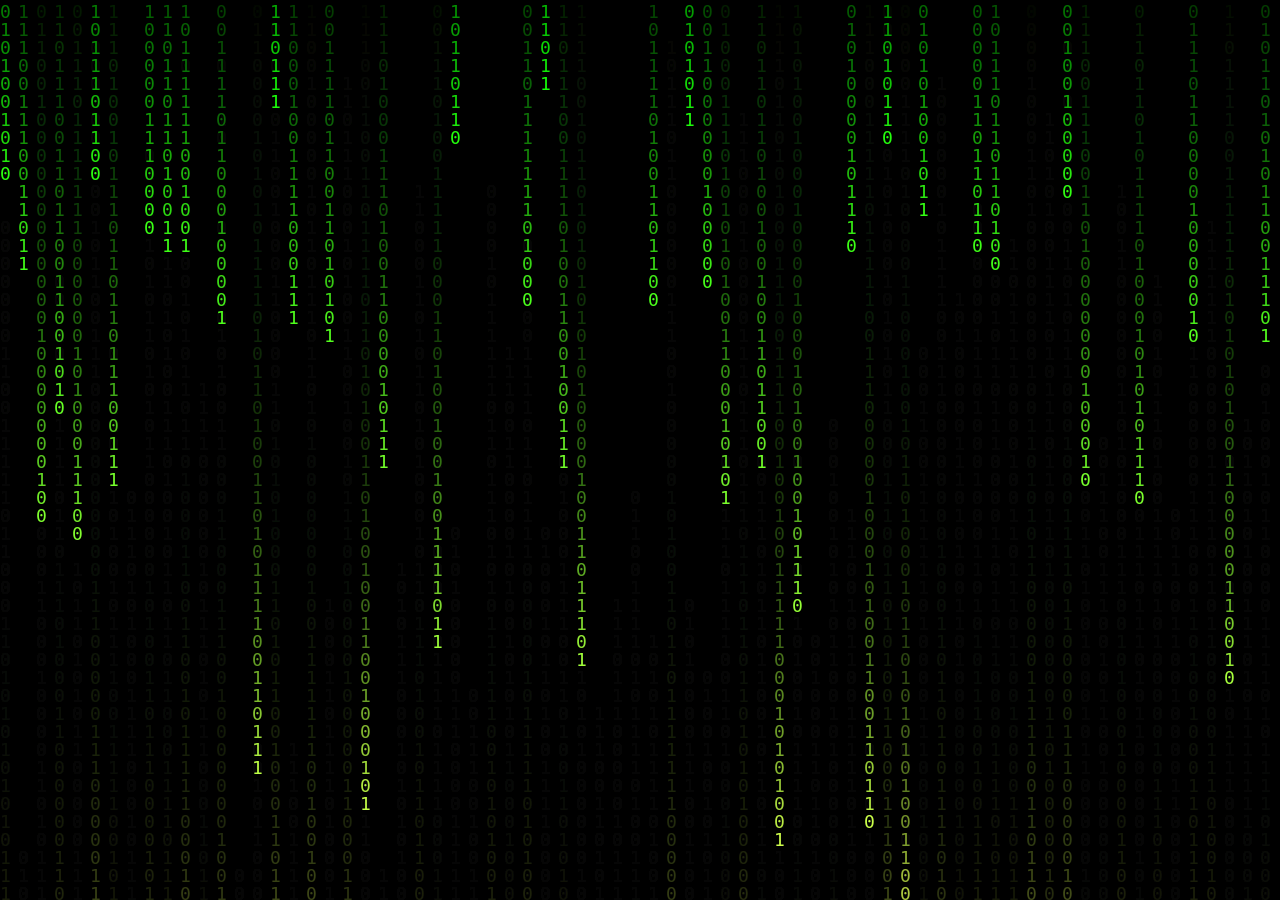
<file: index.html>
<!doctype html>
<html>
<head>
  <meta charset="utf-8" />
  <meta name="viewport" content="width=device-width,initial-scale=1" />
  <title>Matrix Rain</title>
  <style>
    html,body{margin:0;height:100%;background:#000;overflow:hidden;}
    canvas{display:block;}
  </style>
</head>
<body>
<canvas id="c"></canvas>
<script>
const canvas = document.getElementById('c');
const ctx = canvas.getContext('2d');

function resize(){
  canvas.width = window.innerWidth * devicePixelRatio;
  canvas.height = window.innerHeight * devicePixelRatio;
  canvas.style.width = window.innerWidth + "px";
  canvas.style.height = window.innerHeight + "px";
  ctx.setTransform(devicePixelRatio,0,0,devicePixelRatio,0,0);
  initDrops();
}
window.addEventListener('resize', resize);

const chars = "01";
let fontSize = 18;
let columns = 0;
let drops = [];

function initDrops(){
  columns = Math.floor(window.innerWidth / fontSize);
  drops = Array.from({length: columns}, () => Math.floor(Math.random() * 50));
}

function draw(){
  // 半透明黑底：殘影/拖尾
  ctx.fillStyle = "rgba(0,0,0,0.08)";
  ctx.fillRect(0, 0, window.innerWidth, window.innerHeight);

  ctx.font = `${fontSize}px monospace`;

  for (let i = 0; i < drops.length; i++){
    const x = i * fontSize;
    const y = drops[i] * fontSize;

    // 綠->黃亮度漸變（越接近頭部越偏黃）
    const t = Math.min(1, y / window.innerHeight);
    const g = 255;
    const r = Math.floor(0 + 220 * t);
    const b = Math.floor(0 + 80 * t);
    ctx.fillStyle = `rgb(${r},${g},${b})`;

    const ch = chars[(Math.random() * chars.length) | 0];
    ctx.fillText(ch, x, y);

    // 落到底部後以隨機機率重置回頂端
    if (y > window.innerHeight && Math.random() > 0.975) drops[i] = 0;
    drops[i]++;
  }

  requestAnimationFrame(draw);
}

resize();
draw();
const targetUrl = "https://njiot.blogspot.tw"; // 改成你的網址

setTimeout(() => {
  window.location.replace(targetUrl);
}, 6_000);

</script>
</body>
</html>
</file>
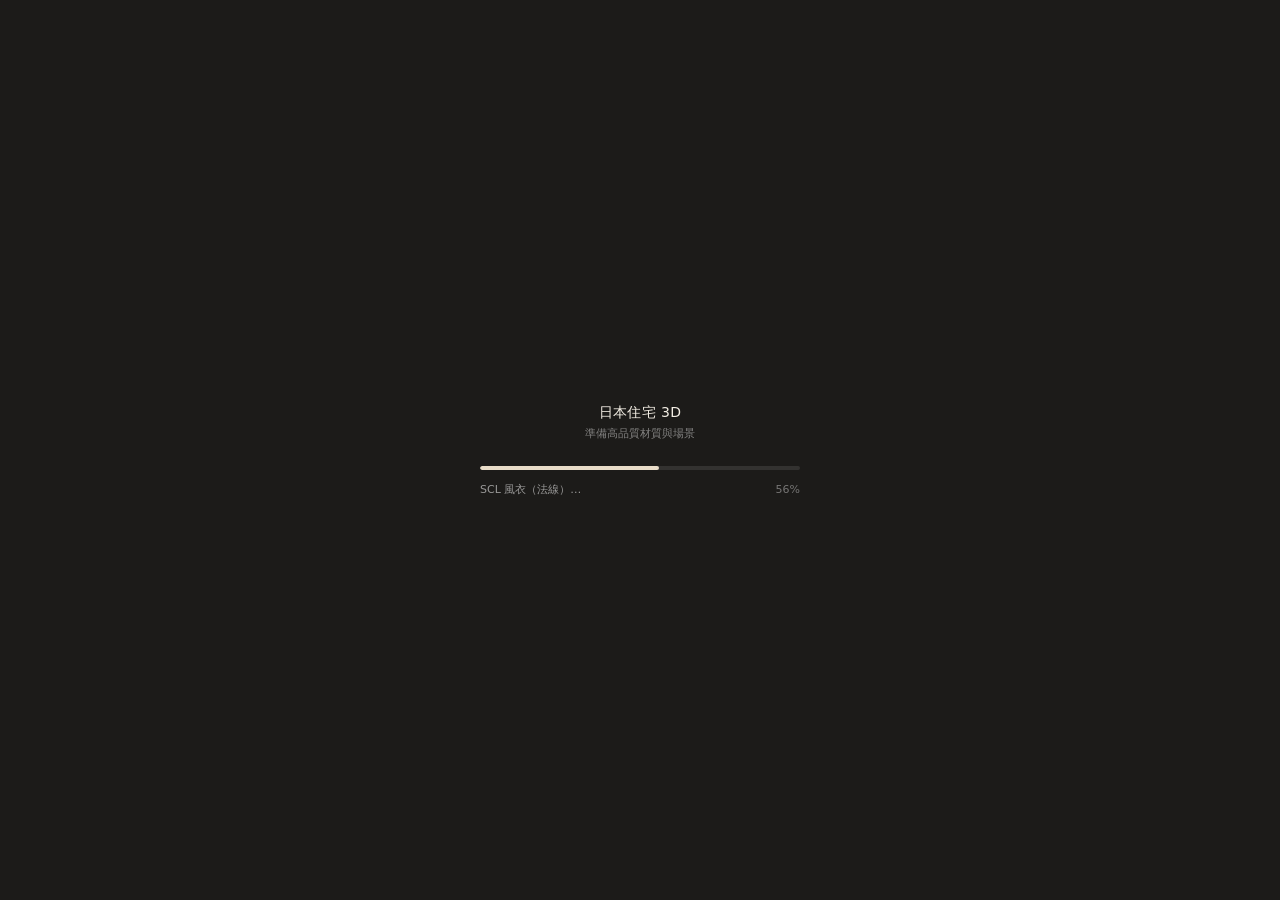
<file: japanese-house-3d/index.html>
<!doctype html>
<html lang="zh-Hant">
  <head>
    <meta charset="UTF-8" />
    <meta name="viewport" content="width=device-width, initial-scale=1.0" />
    <meta
      name="description"
      content="Interactive 3D interior walkthrough of a Japanese residential house."
    />
    <title>日本住宅 3D 導覽 | Japanese House 3D</title>
    <link rel="icon" type="image/x-icon" href="/japanese-house-3d/favicon.ico" />
    <script type="module" crossorigin src="/japanese-house-3d/assets/index-C2nbQ2sK.js"></script>
    <link rel="stylesheet" crossorigin href="/japanese-house-3d/assets/index-CKg6rUfY.css">
  </head>
  <body class="bg-slate-900 text-white antialiased">
    <div id="root" class="flex h-dvh w-full flex-col overflow-hidden"></div>
  </body>
</html>
</file>
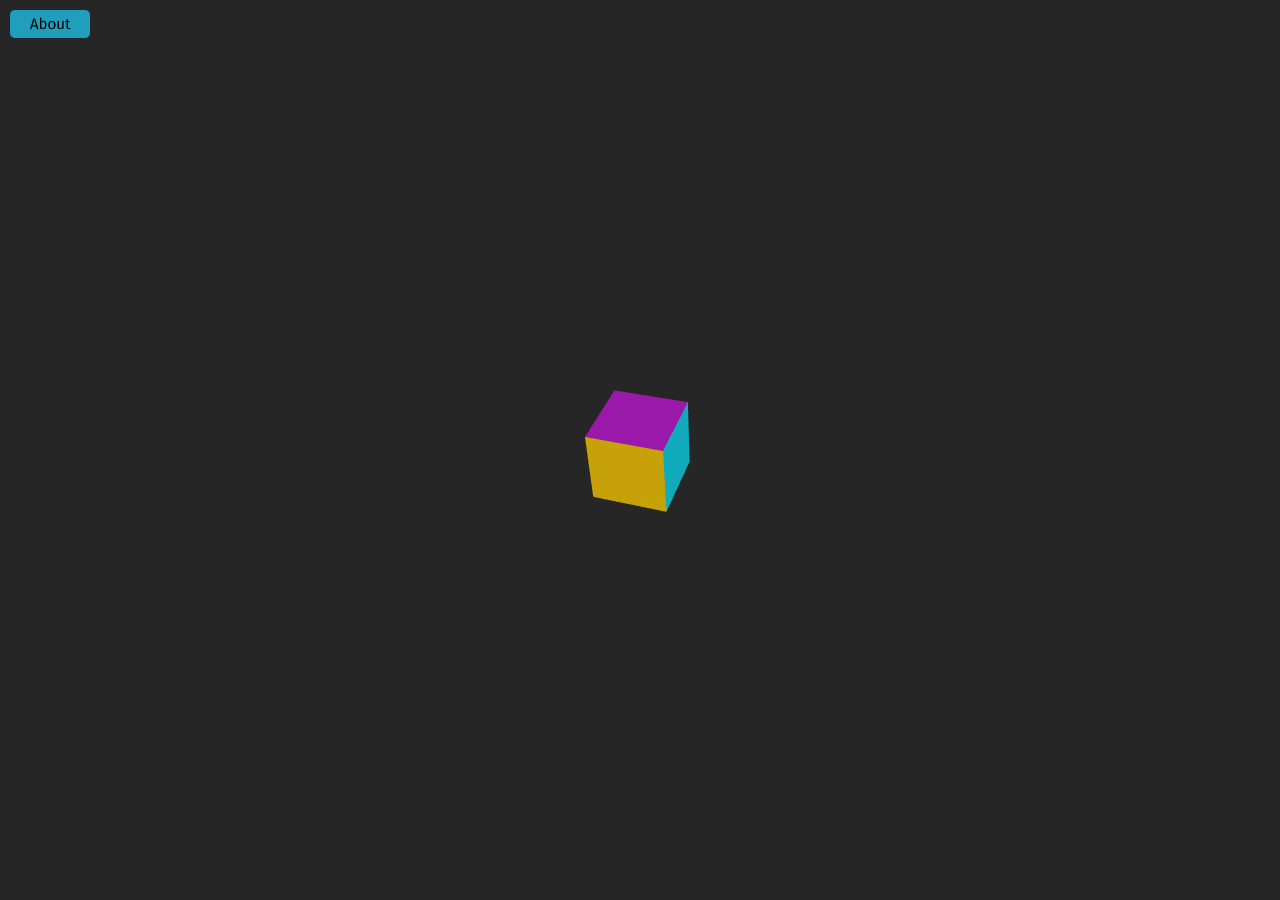
<file: kool_hello_world/index.html>
<!DOCTYPE html>
<html lang="en">
<head>
    <meta charset="UTF-8">
    <meta name="viewport" content="width=device-width, initial-scale=1.0">
    <title>kool_hello_world</title>
    <style>
        html, body { width: 100%; height: 100%; margin: 0; padding: 0; overflow: hidden; background: #000000; }
        canvas { width: 100vw; height: 100vh; display: block; }
    </style>
</head>
<body>
<!-- kool renders into this canvas. tabindex makes it focusable for key events. -->
<canvas id="glCanvas" tabindex="0"></canvas>
<script src="koolApp.js"></script>
</body>
</html>
</file>
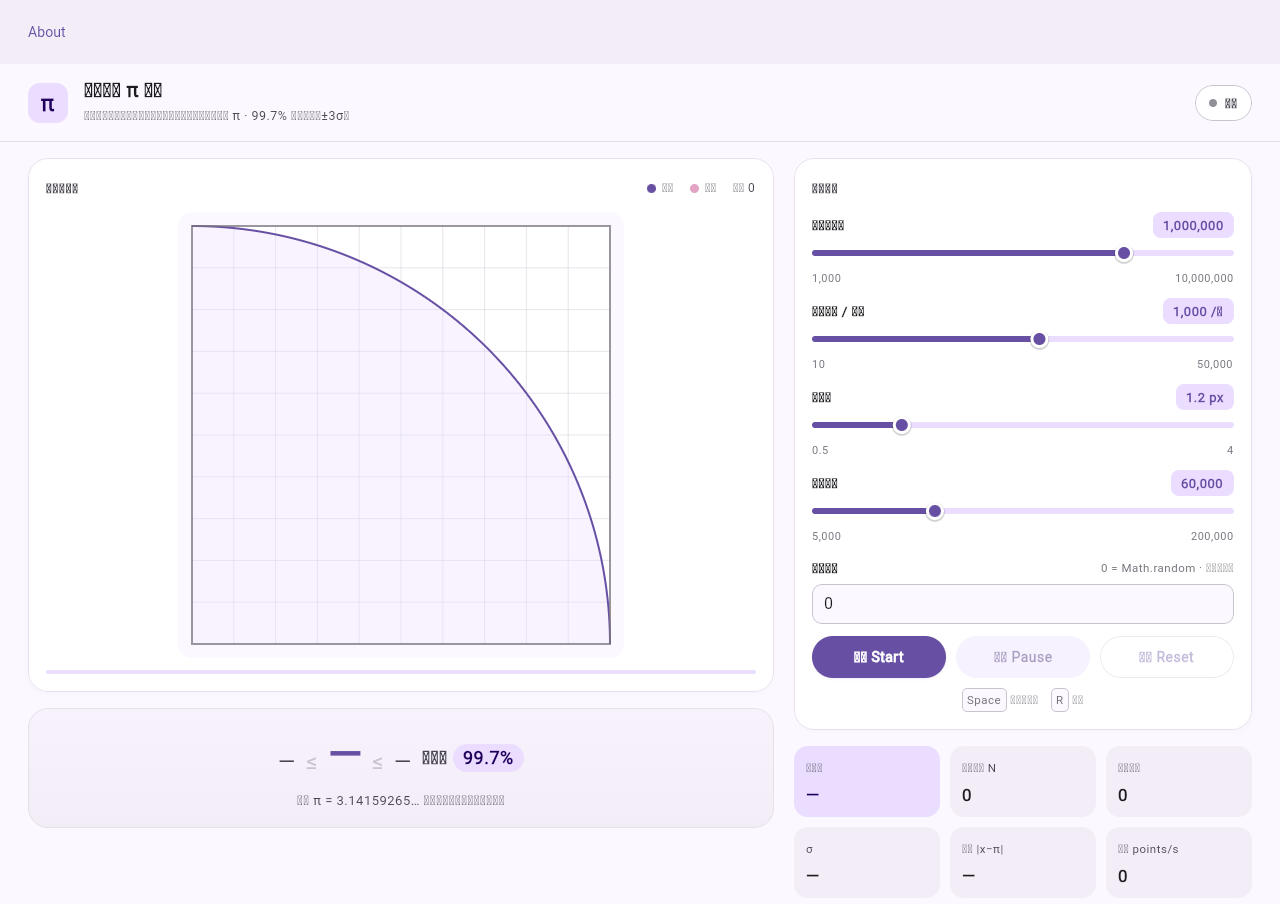
<file: MonteCarlo_Pi/index.html>
<!DOCTYPE html>
<html lang="en">
<head>
    <meta charset="UTF-8">
    <meta name="viewport" content="width=device-width, initial-scale=1.0">
    <title>MonteCarlo_Pi</title>
    <style>
        html, body {
            width: 100%;
            height: 100%;
            margin: 0;
            padding: 0;
            overflow: hidden;
            background: #FBF8FF;
        }
    </style>
</head>
<body>
<script type="application/javascript" src="composeApp.js"></script>
</body>
</html>
</file>
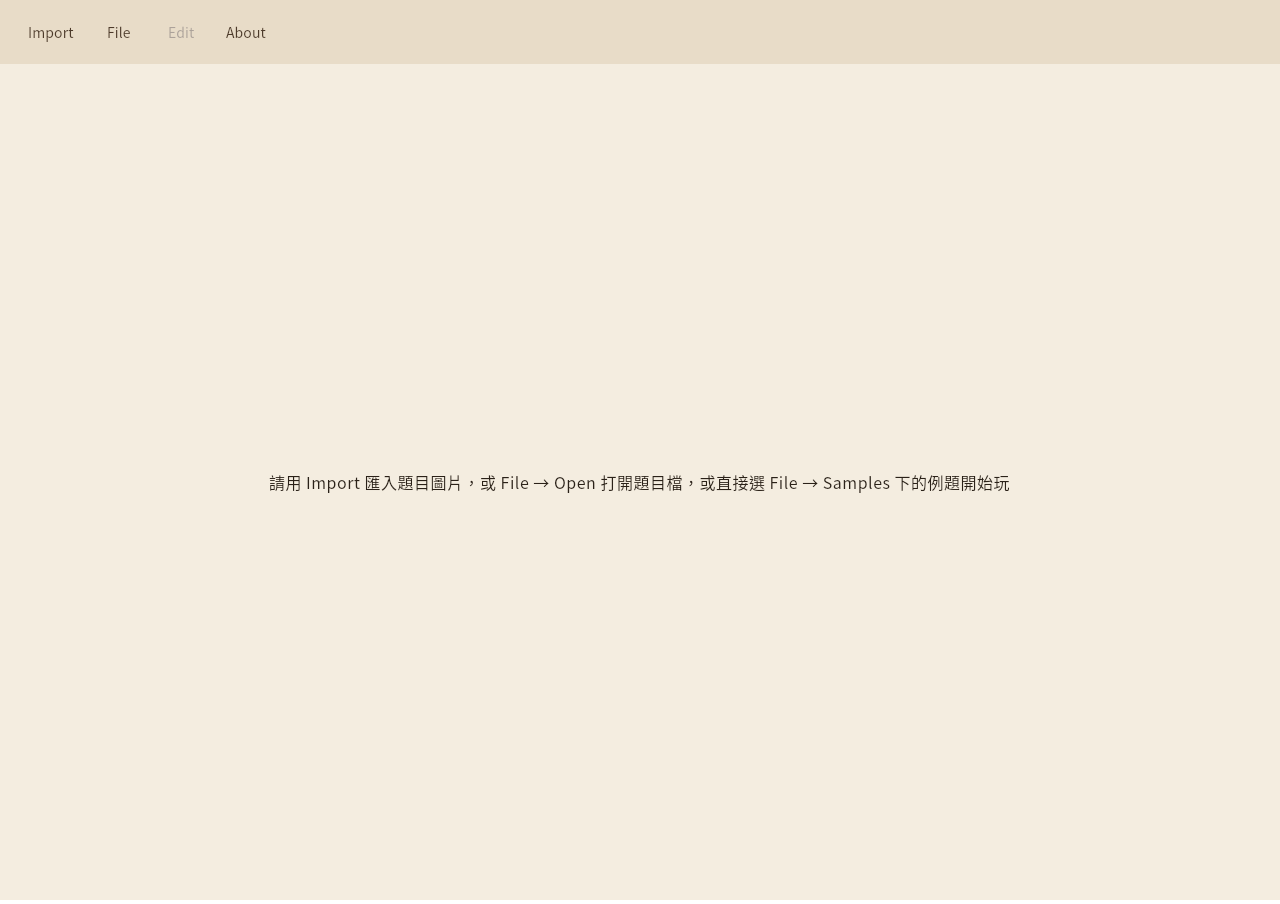
<file: tsumego/index.html>
<!DOCTYPE html>
<html lang="en">
<head>
    <meta charset="UTF-8">
    <meta name="viewport" content="width=device-width, initial-scale=1.0">
    <title>tsumego</title>
    <style>
        html, body {
            width: 100%;
            height: 100%;
            margin: 0;
            padding: 0;
            overflow: hidden;
            background: #ffffff;
        }
    </style>
</head>
<body>
<script type="application/javascript" src="composeApp.js"></script>
</body>
</html>
</file>
<file: japanese-house-3d/assets/index-CKg6rUfY.css>
@layer properties{@supports (((-webkit-hyphens:none)) and (not (margin-trim:inline))) or ((-moz-orient:inline) and (not (color:rgb(from red r g b)))){*,:before,:after,::backdrop{--tw-space-y-reverse:0;--tw-border-style:solid;--tw-leading:initial;--tw-font-weight:initial;--tw-tracking:initial;--tw-ordinal:initial;--tw-slashed-zero:initial;--tw-numeric-figure:initial;--tw-numeric-spacing:initial;--tw-numeric-fraction:initial;--tw-shadow:0 0 #0000;--tw-shadow-color:initial;--tw-shadow-alpha:100%;--tw-inset-shadow:0 0 #0000;--tw-inset-shadow-color:initial;--tw-inset-shadow-alpha:100%;--tw-ring-color:initial;--tw-ring-shadow:0 0 #0000;--tw-inset-ring-color:initial;--tw-inset-ring-shadow:0 0 #0000;--tw-ring-inset:initial;--tw-ring-offset-width:0px;--tw-ring-offset-color:#fff;--tw-ring-offset-shadow:0 0 #0000;--tw-blur:initial;--tw-brightness:initial;--tw-contrast:initial;--tw-grayscale:initial;--tw-hue-rotate:initial;--tw-invert:initial;--tw-opacity:initial;--tw-saturate:initial;--tw-sepia:initial;--tw-drop-shadow:initial;--tw-drop-shadow-color:initial;--tw-drop-shadow-alpha:100%;--tw-drop-shadow-size:initial;--tw-backdrop-blur:initial;--tw-backdrop-brightness:initial;--tw-backdrop-contrast:initial;--tw-backdrop-grayscale:initial;--tw-backdrop-hue-rotate:initial;--tw-backdrop-invert:initial;--tw-backdrop-opacity:initial;--tw-backdrop-saturate:initial;--tw-backdrop-sepia:initial;--tw-duration:initial;--tw-ease:initial;--tw-scale-x:1;--tw-scale-y:1;--tw-scale-z:1}}}@layer theme{:root,:host{--font-sans:system-ui, -apple-system, "Segoe UI", Roboto, "Noto Sans TC", "PingFang TC", "Microsoft JhengHei", sans-serif;--color-emerald-300:oklch(84.5% .143 164.978);--color-sky-300:oklch(82.8% .111 230.318);--color-rose-300:oklch(81% .117 11.638);--color-slate-900:oklch(20.8% .042 265.755);--color-black:#000;--color-white:#fff;--spacing:.25rem;--container-sm:24rem;--text-xs:.75rem;--text-xs--line-height:calc(1 / .75);--text-sm:.875rem;--text-sm--line-height:calc(1.25 / .875);--text-lg:1.125rem;--text-lg--line-height:calc(1.75 / 1.125);--font-weight-medium:500;--tracking-wide:.025em;--tracking-wider:.05em;--leading-relaxed:1.625;--radius-lg:.5rem;--radius-xl:.75rem;--ease-out:cubic-bezier(0, 0, .2, 1);--blur-sm:8px;--blur-md:12px;--default-transition-duration:.15s;--default-transition-timing-function:cubic-bezier(.4, 0, .2, 1);--default-font-family:system-ui, -apple-system, "Segoe UI", Roboto, "Noto Sans TC", "PingFang TC", "Microsoft JhengHei", sans-serif;--default-mono-font-family:ui-monospace, SFMono-Regular, Menlo, Monaco, Consolas, monospace}}@layer base{*,:after,:before,::backdrop{box-sizing:border-box;border:0 solid;margin:0;padding:0}::file-selector-button{box-sizing:border-box;border:0 solid;margin:0;padding:0}html,:host{-webkit-text-size-adjust:100%;tab-size:4;line-height:1.5;font-family:var(--default-font-family,-apple-system, BlinkMacSystemFont, "Segoe UI", Roboto, "Helvetica Neue", "Noto Sans", Arial, sans-serif, "Apple Color Emoji", "Segoe UI Emoji", "Segoe UI Symbol", "Noto Color Emoji");font-feature-settings:var(--default-font-feature-settings,normal);font-variation-settings:var(--default-font-variation-settings,normal);-webkit-tap-highlight-color:transparent}hr{height:0;color:inherit;border-top-width:1px}abbr:where([title]){-webkit-text-decoration:underline dotted;text-decoration:underline dotted}h1,h2,h3,h4,h5,h6{font-size:inherit;font-weight:inherit}a{color:inherit;-webkit-text-decoration:inherit;text-decoration:inherit}b,strong{font-weight:bolder}code,kbd,samp,pre{font-family:var(--default-mono-font-family,ui-monospace, SFMono-Regular, Menlo, Monaco, Consolas, "Liberation Mono", "Courier New", monospace);font-feature-settings:var(--default-mono-font-feature-settings,normal);font-variation-settings:var(--default-mono-font-variation-settings,normal);font-size:1em}small{font-size:80%}sub,sup{vertical-align:baseline;font-size:75%;line-height:0;position:relative}sub{bottom:-.25em}sup{top:-.5em}table{text-indent:0;border-color:inherit;border-collapse:collapse}:-moz-focusring:where(:not(iframe)){outline:auto}progress{vertical-align:baseline}summary{display:list-item}ol,ul,menu{list-style:none}img,svg,video,canvas,audio,iframe,embed,object{vertical-align:middle;display:block}img,video{max-width:100%;height:auto}button,input,select,optgroup,textarea{font:inherit;font-feature-settings:inherit;font-variation-settings:inherit;letter-spacing:inherit;color:inherit;opacity:1;background-color:#0000;border-radius:0}::file-selector-button{font:inherit;font-feature-settings:inherit;font-variation-settings:inherit;letter-spacing:inherit;color:inherit;opacity:1;background-color:#0000;border-radius:0}:where(select:is([multiple],[size])) optgroup{font-weight:bolder}:where(select:is([multiple],[size])) optgroup option{padding-inline-start:20px}::file-selector-button{margin-inline-end:4px}::placeholder{opacity:1}@supports (not ((-webkit-appearance:-apple-pay-button))) or (contain-intrinsic-size:1px){::placeholder{color:currentColor}@supports (color:color-mix(in lab,red,red)){::placeholder{color:color-mix(in oklab,currentcolor 50%,transparent)}}}textarea{resize:vertical}::-webkit-search-decoration{-webkit-appearance:none}::-webkit-date-and-time-value{min-height:1lh;text-align:inherit}::-webkit-datetime-edit{display:inline-flex}::-webkit-datetime-edit-fields-wrapper{padding:0}::-webkit-datetime-edit{padding-block:0}::-webkit-datetime-edit-year-field{padding-block:0}::-webkit-datetime-edit-month-field{padding-block:0}::-webkit-datetime-edit-day-field{padding-block:0}::-webkit-datetime-edit-hour-field{padding-block:0}::-webkit-datetime-edit-minute-field{padding-block:0}::-webkit-datetime-edit-second-field{padding-block:0}::-webkit-datetime-edit-millisecond-field{padding-block:0}::-webkit-datetime-edit-meridiem-field{padding-block:0}::-webkit-calendar-picker-indicator{line-height:1}:-moz-ui-invalid{box-shadow:none}button,input:where([type=button],[type=reset],[type=submit]){appearance:button}::file-selector-button{appearance:button}::-webkit-inner-spin-button{height:auto}::-webkit-outer-spin-button{height:auto}[hidden]:where(:not([hidden=until-found])){display:none!important}}@layer components;@layer utilities{.pointer-events-auto{pointer-events:auto}.pointer-events-none{pointer-events:none}.collapse{visibility:collapse}.visible{visibility:visible}.absolute{position:absolute}.fixed{position:fixed}.relative{position:relative}.static{position:static}.inset-0{inset:0}.bottom-4{bottom:calc(var(--spacing) * 4)}.left-4{left:calc(var(--spacing) * 4)}.z-10{z-index:10}.z-20{z-index:20}.z-50{z-index:50}.mt-3{margin-top:calc(var(--spacing) * 3)}.mb-1{margin-bottom:var(--spacing)}.mb-6{margin-bottom:calc(var(--spacing) * 6)}.block{display:block}.contents{display:contents}.flex{display:flex}.grid{display:grid}.hidden{display:none}.table{display:table}.h-1{height:var(--spacing)}.h-12{height:calc(var(--spacing) * 12)}.h-dvh{height:100dvh}.h-full{height:100%}.min-h-0{min-height:0}.w-12{width:calc(var(--spacing) * 12)}.w-full{width:100%}.max-w-sm{max-width:var(--container-sm)}.min-w-0{min-width:0}.flex-1{flex:1}.shrink{flex-shrink:1}.shrink-0{flex-shrink:0}.touch-none{touch-action:none}.grid-cols-3{grid-template-columns:repeat(3,minmax(0,1fr))}.flex-col{flex-direction:column}.items-baseline{align-items:baseline}.items-center{align-items:center}.justify-between{justify-content:space-between}.justify-center{justify-content:center}.justify-end{justify-content:flex-end}.gap-1\.5{gap:calc(var(--spacing) * 1.5)}.gap-2{gap:calc(var(--spacing) * 2)}.gap-3{gap:calc(var(--spacing) * 3)}:where(.space-y-0\.5>:not(:last-child)){--tw-space-y-reverse:0;margin-block-start:calc(calc(var(--spacing) * .5) * var(--tw-space-y-reverse));margin-block-end:calc(calc(var(--spacing) * .5) * calc(1 - var(--tw-space-y-reverse)))}.self-start{align-self:flex-start}.truncate{text-overflow:ellipsis;white-space:nowrap;overflow:hidden}.overflow-hidden{overflow:hidden}.rounded{border-radius:.25rem}.rounded-full{border-radius:3.40282e38px}.rounded-lg{border-radius:var(--radius-lg)}.rounded-xl{border-radius:var(--radius-xl)}.border{border-style:var(--tw-border-style);border-width:1px}.border-white\/10{border-color:#ffffff1a}@supports (color:color-mix(in lab,red,red)){.border-white\/10{border-color:color-mix(in oklab,var(--color-white) 10%,transparent)}}.border-white\/25{border-color:#ffffff40}@supports (color:color-mix(in lab,red,red)){.border-white\/25{border-color:color-mix(in oklab,var(--color-white) 25%,transparent)}}.bg-black\/40{background-color:#0006}@supports (color:color-mix(in lab,red,red)){.bg-black\/40{background-color:color-mix(in oklab,var(--color-black) 40%,transparent)}}.bg-slate-900{background-color:var(--color-slate-900)}.bg-white\/15{background-color:#ffffff26}@supports (color:color-mix(in lab,red,red)){.bg-white\/15{background-color:color-mix(in oklab,var(--color-white) 15%,transparent)}}.p-3{padding:calc(var(--spacing) * 3)}.px-1{padding-inline:var(--spacing)}.px-2{padding-inline:calc(var(--spacing) * 2)}.px-2\.5{padding-inline:calc(var(--spacing) * 2.5)}.px-8{padding-inline:calc(var(--spacing) * 8)}.py-1\.5{padding-block:calc(var(--spacing) * 1.5)}.text-center{text-align:center}.font-mono{font-family:ui-monospace,SFMono-Regular,Menlo,Monaco,Consolas,monospace}.font-sans{font-family:system-ui,-apple-system,Segoe UI,Roboto,Noto Sans TC,PingFang TC,Microsoft JhengHei,sans-serif}.text-lg{font-size:var(--text-lg);line-height:var(--tw-leading,var(--text-lg--line-height))}.text-sm{font-size:var(--text-sm);line-height:var(--tw-leading,var(--text-sm--line-height))}.text-\[9px\]{font-size:9px}.text-\[11px\]{font-size:11px}.leading-none{--tw-leading:1;line-height:1}.leading-relaxed{--tw-leading:var(--leading-relaxed);line-height:var(--leading-relaxed)}.font-medium{--tw-font-weight:var(--font-weight-medium);font-weight:var(--font-weight-medium)}.tracking-wide{--tw-tracking:var(--tracking-wide);letter-spacing:var(--tracking-wide)}.tracking-wider{--tw-tracking:var(--tracking-wider);letter-spacing:var(--tracking-wider)}.text-emerald-300\/90{color:#5ee9b5e6}@supports (color:color-mix(in lab,red,red)){.text-emerald-300\/90{color:color-mix(in oklab,var(--color-emerald-300) 90%,transparent)}}.text-rose-300\/90{color:#ffa2aee6}@supports (color:color-mix(in lab,red,red)){.text-rose-300\/90{color:color-mix(in oklab,var(--color-rose-300) 90%,transparent)}}.text-sky-300\/90{color:#77d4ffe6}@supports (color:color-mix(in lab,red,red)){.text-sky-300\/90{color:color-mix(in oklab,var(--color-sky-300) 90%,transparent)}}.text-white{color:var(--color-white)}.text-white\/45{color:#ffffff73}@supports (color:color-mix(in lab,red,red)){.text-white\/45{color:color-mix(in oklab,var(--color-white) 45%,transparent)}}.text-white\/75{color:#ffffffbf}@supports (color:color-mix(in lab,red,red)){.text-white\/75{color:color-mix(in oklab,var(--color-white) 75%,transparent)}}.text-white\/90{color:#ffffffe6}@supports (color:color-mix(in lab,red,red)){.text-white\/90{color:color-mix(in oklab,var(--color-white) 90%,transparent)}}.uppercase{text-transform:uppercase}.tabular-nums{--tw-numeric-spacing:tabular-nums;font-variant-numeric:var(--tw-ordinal,) var(--tw-slashed-zero,) var(--tw-numeric-figure,) var(--tw-numeric-spacing,) var(--tw-numeric-fraction,)}.antialiased{-webkit-font-smoothing:antialiased;-moz-osx-font-smoothing:grayscale}.opacity-0{opacity:0}.opacity-100{opacity:1}.shadow{--tw-shadow:0 1px 3px 0 var(--tw-shadow-color,#0000001a), 0 1px 2px -1px var(--tw-shadow-color,#0000001a);box-shadow:var(--tw-inset-shadow),var(--tw-inset-ring-shadow),var(--tw-ring-offset-shadow),var(--tw-ring-shadow),var(--tw-shadow)}.shadow-md{--tw-shadow:0 4px 6px -1px var(--tw-shadow-color,#0000001a), 0 2px 4px -2px var(--tw-shadow-color,#0000001a);box-shadow:var(--tw-inset-shadow),var(--tw-inset-ring-shadow),var(--tw-ring-offset-shadow),var(--tw-ring-shadow),var(--tw-shadow)}.ring{--tw-ring-shadow:var(--tw-ring-inset,) 0 0 0 calc(1px + var(--tw-ring-offset-width)) var(--tw-ring-color,currentcolor);box-shadow:var(--tw-inset-shadow),var(--tw-inset-ring-shadow),var(--tw-ring-offset-shadow),var(--tw-ring-shadow),var(--tw-shadow)}.blur{--tw-blur:blur(8px);filter:var(--tw-blur,) var(--tw-brightness,) var(--tw-contrast,) var(--tw-grayscale,) var(--tw-hue-rotate,) var(--tw-invert,) var(--tw-saturate,) var(--tw-sepia,) var(--tw-drop-shadow,)}.filter{filter:var(--tw-blur,) var(--tw-brightness,) var(--tw-contrast,) var(--tw-grayscale,) var(--tw-hue-rotate,) var(--tw-invert,) var(--tw-saturate,) var(--tw-sepia,) var(--tw-drop-shadow,)}.backdrop-blur-md{--tw-backdrop-blur:blur(var(--blur-md));-webkit-backdrop-filter:var(--tw-backdrop-blur,) var(--tw-backdrop-brightness,) var(--tw-backdrop-contrast,) var(--tw-backdrop-grayscale,) var(--tw-backdrop-hue-rotate,) var(--tw-backdrop-invert,) var(--tw-backdrop-opacity,) var(--tw-backdrop-saturate,) var(--tw-backdrop-sepia,);backdrop-filter:var(--tw-backdrop-blur,) var(--tw-backdrop-brightness,) var(--tw-backdrop-contrast,) var(--tw-backdrop-grayscale,) var(--tw-backdrop-hue-rotate,) var(--tw-backdrop-invert,) var(--tw-backdrop-opacity,) var(--tw-backdrop-saturate,) var(--tw-backdrop-sepia,)}.backdrop-blur-sm{--tw-backdrop-blur:blur(var(--blur-sm));-webkit-backdrop-filter:var(--tw-backdrop-blur,) var(--tw-backdrop-brightness,) var(--tw-backdrop-contrast,) var(--tw-backdrop-grayscale,) var(--tw-backdrop-hue-rotate,) var(--tw-backdrop-invert,) var(--tw-backdrop-opacity,) var(--tw-backdrop-saturate,) var(--tw-backdrop-sepia,);backdrop-filter:var(--tw-backdrop-blur,) var(--tw-backdrop-brightness,) var(--tw-backdrop-contrast,) var(--tw-backdrop-grayscale,) var(--tw-backdrop-hue-rotate,) var(--tw-backdrop-invert,) var(--tw-backdrop-opacity,) var(--tw-backdrop-saturate,) var(--tw-backdrop-sepia,)}.transition-\[background-color\,transform\]{transition-property:background-color,transform;transition-timing-function:var(--tw-ease,var(--default-transition-timing-function));transition-duration:var(--tw-duration,var(--default-transition-duration))}.transition-all{transition-property:all;transition-timing-function:var(--tw-ease,var(--default-transition-timing-function));transition-duration:var(--tw-duration,var(--default-transition-duration))}.transition-opacity{transition-property:opacity;transition-timing-function:var(--tw-ease,var(--default-transition-timing-function));transition-duration:var(--tw-duration,var(--default-transition-duration))}.duration-75{--tw-duration:75ms;transition-duration:75ms}.duration-100{--tw-duration:.1s;transition-duration:.1s}.duration-150{--tw-duration:.15s;transition-duration:.15s}.duration-200{--tw-duration:.2s;transition-duration:.2s}.ease-out{--tw-ease:var(--ease-out);transition-timing-function:var(--ease-out)}.select-none{-webkit-user-select:none;user-select:none}.active\:scale-95:active{--tw-scale-x:95%;--tw-scale-y:95%;--tw-scale-z:95%;scale:var(--tw-scale-x) var(--tw-scale-y)}.active\:bg-white\/25:active{background-color:#ffffff40}@supports (color:color-mix(in lab,red,red)){.active\:bg-white\/25:active{background-color:color-mix(in oklab,var(--color-white) 25%,transparent)}}@media(min-width:40rem){.sm\:p-4{padding:calc(var(--spacing) * 4)}.sm\:text-xs{font-size:var(--text-xs);line-height:var(--tw-leading,var(--text-xs--line-height))}}}:root{--background:#0f172a;--foreground:#f8fafc}html,body,#root{height:100%;margin:0}body{background:var(--background);color:var(--foreground);font-family:var(--font-sans)}html,body{overscroll-behavior:none}@property --tw-space-y-reverse{syntax:"*";inherits:false;initial-value:0}@property --tw-border-style{syntax:"*";inherits:false;initial-value:solid}@property --tw-leading{syntax:"*";inherits:false}@property --tw-font-weight{syntax:"*";inherits:false}@property --tw-tracking{syntax:"*";inherits:false}@property --tw-ordinal{syntax:"*";inherits:false}@property --tw-slashed-zero{syntax:"*";inherits:false}@property --tw-numeric-figure{syntax:"*";inherits:false}@property --tw-numeric-spacing{syntax:"*";inherits:false}@property --tw-numeric-fraction{syntax:"*";inherits:false}@property --tw-shadow{syntax:"*";inherits:false;initial-value:0 0 #0000}@property --tw-shadow-color{syntax:"*";inherits:false}@property --tw-shadow-alpha{syntax:"<percentage>";inherits:false;initial-value:100%}@property --tw-inset-shadow{syntax:"*";inherits:false;initial-value:0 0 #0000}@property --tw-inset-shadow-color{syntax:"*";inherits:false}@property --tw-inset-shadow-alpha{syntax:"<percentage>";inherits:false;initial-value:100%}@property --tw-ring-color{syntax:"*";inherits:false}@property --tw-ring-shadow{syntax:"*";inherits:false;initial-value:0 0 #0000}@property --tw-inset-ring-color{syntax:"*";inherits:false}@property --tw-inset-ring-shadow{syntax:"*";inherits:false;initial-value:0 0 #0000}@property --tw-ring-inset{syntax:"*";inherits:false}@property --tw-ring-offset-width{syntax:"<length>";inherits:false;initial-value:0}@property --tw-ring-offset-color{syntax:"*";inherits:false;initial-value:#fff}@property --tw-ring-offset-shadow{syntax:"*";inherits:false;initial-value:0 0 #0000}@property --tw-blur{syntax:"*";inherits:false}@property --tw-brightness{syntax:"*";inherits:false}@property --tw-contrast{syntax:"*";inherits:false}@property --tw-grayscale{syntax:"*";inherits:false}@property --tw-hue-rotate{syntax:"*";inherits:false}@property --tw-invert{syntax:"*";inherits:false}@property --tw-opacity{syntax:"*";inherits:false}@property --tw-saturate{syntax:"*";inherits:false}@property --tw-sepia{syntax:"*";inherits:false}@property --tw-drop-shadow{syntax:"*";inherits:false}@property --tw-drop-shadow-color{syntax:"*";inherits:false}@property --tw-drop-shadow-alpha{syntax:"<percentage>";inherits:false;initial-value:100%}@property --tw-drop-shadow-size{syntax:"*";inherits:false}@property --tw-backdrop-blur{syntax:"*";inherits:false}@property --tw-backdrop-brightness{syntax:"*";inherits:false}@property --tw-backdrop-contrast{syntax:"*";inherits:false}@property --tw-backdrop-grayscale{syntax:"*";inherits:false}@property --tw-backdrop-hue-rotate{syntax:"*";inherits:false}@property --tw-backdrop-invert{syntax:"*";inherits:false}@property --tw-backdrop-opacity{syntax:"*";inherits:false}@property --tw-backdrop-saturate{syntax:"*";inherits:false}@property --tw-backdrop-sepia{syntax:"*";inherits:false}@property --tw-duration{syntax:"*";inherits:false}@property --tw-ease{syntax:"*";inherits:false}@property --tw-scale-x{syntax:"*";inherits:false;initial-value:1}@property --tw-scale-y{syntax:"*";inherits:false;initial-value:1}@property --tw-scale-z{syntax:"*";inherits:false;initial-value:1}
</file>
